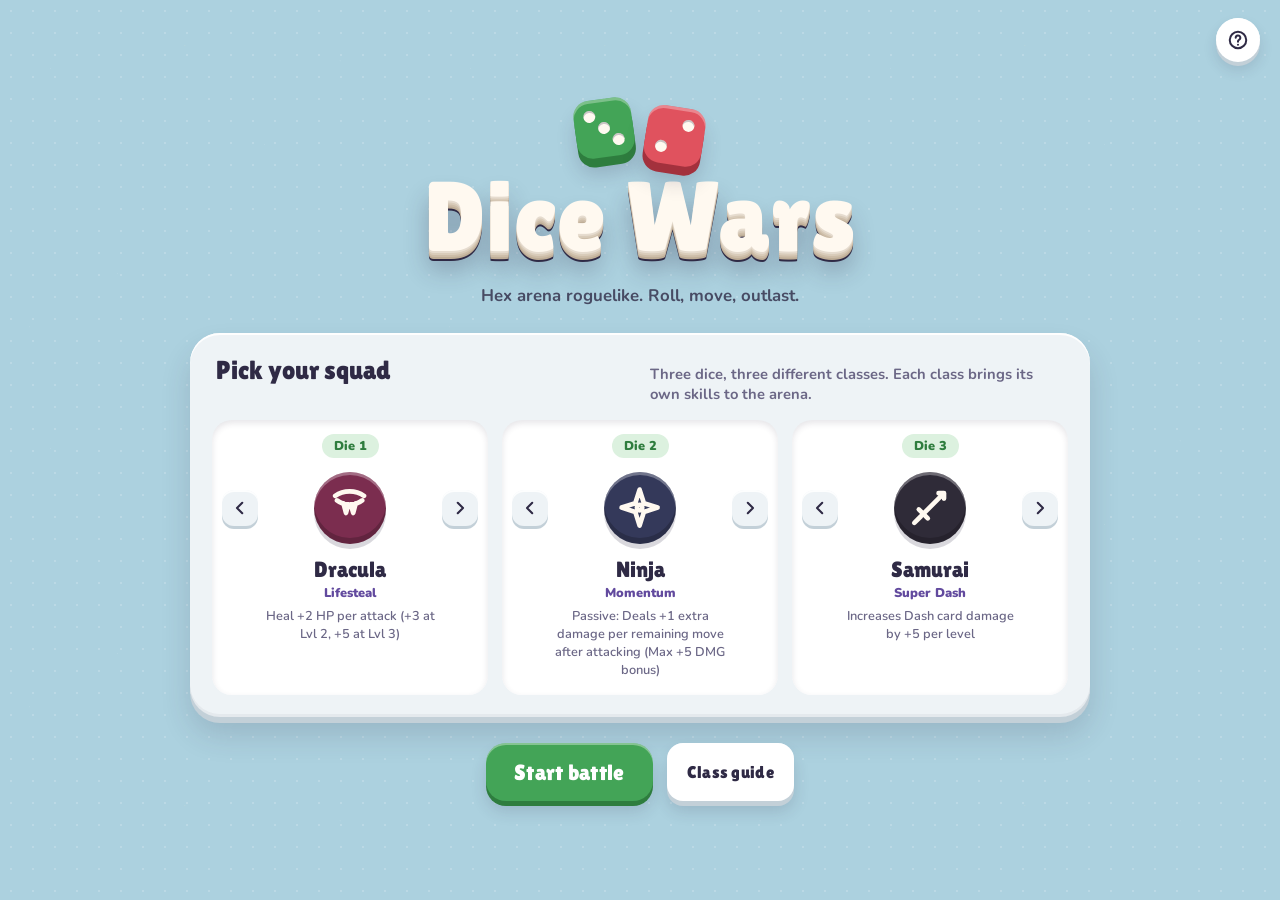
<file: index.html>
<!DOCTYPE html>
<html lang="en">

<head>
    <meta charset="UTF-8">
    <meta name="viewport" content="width=device-width, initial-scale=1.0, viewport-fit=cover">
    <meta name="theme-color" content="#9ACBD9">
    <link rel="icon" href="favicon.svg" type="image/svg+xml">
    <link rel="icon" href="favicon-32.png" type="image/png" sizes="32x32">
    <link rel="alternate icon" href="favicon.ico" sizes="16x16 32x32 48x48">
    <link rel="apple-touch-icon" href="apple-touch-icon.png">
    <meta name="mobile-web-app-capable" content="yes">
    <meta name="apple-mobile-web-app-capable" content="yes">
    <title>Dice Wars: Hex Arena</title>
    <meta name="description" content="Hexagonal strategy dice battle with classes, cards and roguelike upgrades. Player vs Computer.">
    <link rel="preconnect" href="https://fonts.googleapis.com">
    <link rel="preconnect" href="https://fonts.gstatic.com" crossorigin>
    <link href="https://fonts.googleapis.com/css2?family=Lilita+One&family=Nunito:wght@500;700;800;900&display=swap" rel="stylesheet">
    <link rel="stylesheet" href="css/style.css?v=4.2.5">
</head>

<body>

    <!-- START SCREEN -->
    <div id="start-screen">
        <button class="round-btn start-help" onclick="openHelpModal()" title="How to play" aria-label="How to play">
            <svg class="ico" viewBox="0 0 24 24"><path d="M12 3a9 9 0 1 0 0 18a9 9 0 1 0 0-18M9.5 9.5a2.5 2.5 0 1 1 3.5 2.3c-.7.3-1 .8-1 1.5v.7M12 17.2v.1"/></svg>
        </button>

        <header class="title-block">
            <div class="title-dice" aria-hidden="true">
                <span class="clay-die teal"><i></i><i></i><i></i></span>
                <span class="clay-die berry"><i></i><i></i></span>
            </div>
            <h1 class="game-title">Dice Wars</h1>
            <p class="subtitle">Hex arena roguelike. Roll, move, outlast.</p>
        </header>

        <section class="squad-picker" aria-labelledby="squad-title">
            <div class="squad-head">
                <h2 id="squad-title">Pick your squad</h2>
                <p>Three dice, three different classes. Each class brings its own skills to the arena.</p>
            </div>
            <div class="dice-carousel-grid">
                <div class="die-carousel-card">
                    <div class="die-card-header">Die 1</div>
                    <div class="class-carousel">
                        <button class="carousel-arrow-btn" onclick="cycleClass(0, -1)" aria-label="Previous class for die 1"><svg class="ico" viewBox="0 0 24 24"><path d="M15 5l-7 7 7 7"/></svg></button>
                        <div class="class-display-box" id="class-box-0"></div>
                        <button class="carousel-arrow-btn" onclick="cycleClass(0, 1)" aria-label="Next class for die 1"><svg class="ico" viewBox="0 0 24 24"><path d="M9 5l7 7-7 7"/></svg></button>
                    </div>
                </div>
                <div class="die-carousel-card">
                    <div class="die-card-header">Die 2</div>
                    <div class="class-carousel">
                        <button class="carousel-arrow-btn" onclick="cycleClass(1, -1)" aria-label="Previous class for die 2"><svg class="ico" viewBox="0 0 24 24"><path d="M15 5l-7 7 7 7"/></svg></button>
                        <div class="class-display-box" id="class-box-1"></div>
                        <button class="carousel-arrow-btn" onclick="cycleClass(1, 1)" aria-label="Next class for die 2"><svg class="ico" viewBox="0 0 24 24"><path d="M9 5l7 7-7 7"/></svg></button>
                    </div>
                </div>
                <div class="die-carousel-card">
                    <div class="die-card-header">Die 3</div>
                    <div class="class-carousel">
                        <button class="carousel-arrow-btn" onclick="cycleClass(2, -1)" aria-label="Previous class for die 3"><svg class="ico" viewBox="0 0 24 24"><path d="M15 5l-7 7 7 7"/></svg></button>
                        <div class="class-display-box" id="class-box-2"></div>
                        <button class="carousel-arrow-btn" onclick="cycleClass(2, 1)" aria-label="Next class for die 3"><svg class="ico" viewBox="0 0 24 24"><path d="M9 5l7 7-7 7"/></svg></button>
                    </div>
                </div>
            </div>
        </section>

        <div class="start-actions-wrapper">
            <button class="clay-btn teal big" onclick="openGameSettingsModal()">Start battle</button>
            <button class="clay-btn plain" onclick="openDiceGuideModal()">Class guide</button>
        </div>
    </div>

    <!-- GAME SCREEN -->
    <div id="game-screen">
        <header class="topbar">
            <button class="round-btn" onclick="openGameMenuModal()" title="Pause (P)" aria-label="Pause">
                <svg class="ico" viewBox="0 0 24 24"><path d="M8 5v14M16 5v14"/></svg>
            </button>
            <div class="brand">Dice Wars</div>
            <div class="hud-group">
                <span class="hud-chip wave" id="wave-badge">Wave 1</span>
                <div class="hud-chip timer" id="timer-badge" title="Time left this turn">
                    <svg class="ico" viewBox="0 0 24 24"><path d="M6 3h12M6 21h12M7.5 3c0 5.5 9 5.5 9 9s-9 3.5-9 9M16.5 3c0 5.5-9 5.5-9 9s9 3.5 9 9"/></svg>
                    <span>30</span><small>s</small>
                </div>
                <div class="hud-chip event" id="event-badge" title="Next arena event"></div>
                <div class="hud-chip daytime" id="daytime-badge" title="Time of day in the arena"><span>Morning</span></div>
                <div class="hud-chip clock" id="stopwatch-badge" title="Match time">
                    <svg class="ico" viewBox="0 0 24 24"><path d="M12 3a9 9 0 1 0 0 18a9 9 0 1 0 0-18M12 7v5l3 2"/></svg>
                    <span class="sw-val">00:00</span>
                </div>
            </div>
            <div class="topbar-actions">
                <button class="pill-btn" id="auto-test-btn" onclick="toggleFastAutoMode()" title="Let a bot play your turns (testing)">
                    <svg class="ico" viewBox="0 0 24 24"><path d="M4 6l7 6-7 6zM12 6l7 6-7 6z"/></svg><span>Auto play</span>
                </button>
                <button class="round-btn" id="bgm-toggle" onclick="toggleBGM()" title="Music" aria-label="Toggle music">
                    <svg class="ico" viewBox="0 0 24 24"><path d="M9 18V5l11-2v13M9 18a3 3 0 1 1-3-3 3 3 0 0 1 3 3zM20 16a3 3 0 1 1-3-3 3 3 0 0 1 3 3z"/></svg>
                </button>
                <button class="round-btn" onclick="openHelpModal()" title="How to play" aria-label="How to play">
                    <svg class="ico" viewBox="0 0 24 24"><path d="M12 3a9 9 0 1 0 0 18a9 9 0 1 0 0-18M9.5 9.5a2.5 2.5 0 1 1 3.5 2.3c-.7.3-1 .8-1 1.5v.7M12 17.2v.1"/></svg>
                </button>
            </div>
        </header>

        <aside class="side side-left">
            <section class="panel team-panel cpu" id="cpu-bar">
                <div class="panel-head">
                    <h3 id="cpu-bar-title"><span class="team-dot cpu"></span>Computer</h3>
                    <span class="hand-count" id="cpu-hand-count" title="Cards in the computer's hand">0/3</span>
                </div>
                <div class="dice-hp-row" id="cpu-dice-hp"></div>
            </section>

            <section class="panel stats-panel-widget" id="stats-panel-widget">
                <button class="stats-toggle-btn" onclick="toggleStatsPanel()" id="stats-toggle-btn" title="Show or hide the battle report" aria-label="Toggle battle report">
                    <svg class="ico" viewBox="0 0 24 24"><path d="M15 5l-7 7 7 7"/></svg>
                </button>
                <div class="panel-head" onclick="if (window.innerWidth <= 1180 || window.innerHeight <= 520) toggleStatsPanel()">
                    <h3>Battle report</h3>
                </div>
                <div class="stats-tabs-row" role="tablist">
                    <button class="stats-tab-btn active" id="tab-stat-dealt" onclick="switchStatsTab('dealt')">Dealt</button>
                    <button class="stats-tab-btn" id="tab-stat-taken" onclick="switchStatsTab('taken')">Taken</button>
                    <button class="stats-tab-btn" id="tab-stat-heal" onclick="switchStatsTab('heal')">Healed</button>
                    <button class="stats-tab-btn" id="tab-stat-log" onclick="switchStatsTab('log')">Log</button>
                </div>
                <div class="stats-content-area" id="stats-content-area"></div>
            </section>
        </aside>

        <main class="board">
            <div id="game-message" role="status" aria-live="polite">Waiting to start…</div>
            <div id="coach-tip" role="note" aria-live="polite"></div>
            <div id="canvas-wrapper">
                <canvas id="canvas"></canvas>
            </div>
        </main>

        <aside class="side side-right">
            <section class="panel team-panel player" id="player-bar">
                <div class="panel-head">
                    <h3 id="player-bar-title"><span class="team-dot player"></span>Your dice</h3>
                </div>
                <div class="dice-hp-row" id="player-dice-hp"></div>
            </section>

            <section class="panel card-hand-panel" id="card-panel">
                <div class="panel-head">
                    <h3>Hand</h3>
                    <div class="card-actions">
                        <button class="pill-btn danger btn-cancel-card" id="btn-cancel-card" onclick="cancelCard()">
                            <svg class="ico" viewBox="0 0 24 24"><path d="M6 6l12 12M18 6 6 18"/></svg><span>Cancel</span>
                        </button>
                        <button class="pill-btn btn-discard-card" id="btn-discard-card" onclick="destroyActiveCard()" title="Throw away the selected card">
                            <svg class="ico" viewBox="0 0 24 24"><path d="M4 7h16M9 7V4h6v3M6 7l1 13h10l1-13"/></svg><span>Discard</span>
                        </button>
                    </div>
                </div>
                <div class="card-slots" id="card-slots"><span class="empty-hand">No cards yet. Step on a glowing crystal to draw one.</span></div>
            </section>
        </aside>

        <footer class="tray" id="controls-bar">
            <div class="tray-roll">
                <div class="roll-dice-display" id="roll-display"></div>
                <div class="moves-display" id="moves-display"><b>0</b> moves</div>
            </div>
            <div class="tray-skills" id="tray-skills">
                <button class="clay-btn violet btn-action btn-zap" id="btn-zap" onclick="clearPreview(); triggerPlayerMageZap()" onmouseenter="previewZap()" onmouseleave="clearPreview()" title="Mage: hit the nearest enemy for damage equal to its distance">Zap</button>
                <button class="clay-btn sky btn-action btn-archer" id="btn-archer" style="display:none;" onclick="triggerPlayerArcherShot()" title="Archer: shoot any enemy from range">Long shot</button>
                <button class="clay-btn amber btn-action btn-pivot" id="btn-pivot" style="display:none;" onclick="triggerPlayerPiercerPivot()" title="Piercer: 8 damage to every enemy around this die">Pivot</button>
                <button class="clay-btn plain btn-action btn-cancel-pivot" id="btn-cancel-pivot" style="display:none;" onclick="cancelPivotPreview()">Cancel pivot</button>
                <button class="clay-btn violet btn-action btn-mind-control" id="btn-mind-control" style="display:none;" onclick="triggerPlayerMindControl()" title="Telekinator: take control of one enemy die for 2 waves">Mind control</button>
            </div>
            <div class="tray-turn">
                <button class="clay-btn plain btn-action btn-deselect" id="btn-deselect" disabled onclick="deselectDie()">
                    <svg class="ico" viewBox="0 0 24 24"><path d="M9 14 4 9l5-5M4 9h10a6 6 0 0 1 0 12h-3"/></svg>Deselect
                </button>
                <button class="clay-btn berry btn-action btn-end" id="btn-end" disabled onclick="endTurn()">
                    End turn<svg class="ico" viewBox="0 0 24 24"><path d="M5 5l8 7-8 7zM17 5v14"/></svg>
                </button>
            </div>
        </footer>
    </div>

    <!-- OVERLAY -->
    <div id="overlay" class="hidden"></div>

    <script src="js/config.js?v=4.2.5"></script>
    <script src="js/icons.js?v=4.2.5"></script>
    <script src="js/hex.js?v=4.2.5"></script>
    <script src="js/audio.js?v=4.2.5"></script>
    <script src="js/state.js?v=4.2.5"></script>
    <script src="js/render.js?v=4.2.5"></script>
    <script src="js/ui.js?v=4.2.5"></script>
    <script src="js/pause.js?v=4.2.5"></script>
    <script src="js/preview.js?v=4.2.5"></script>
    <script src="js/tips.js?v=4.2.5"></script>
    <script src="js/cards.js?v=4.2.5"></script>
    <script src="js/events.js?v=4.2.5"></script>
    <script src="js/ai.js?v=4.2.5"></script>
    <script src="js/game.js?v=4.2.5"></script>
    <script src="js/main.js?v=4.2.5"></script>
</body>

</html>
</file>
<file: css/style.css>
/* ==========================================================
   Dice Wars: clay diorama theme
   ========================================================== */
:root {
    --table: #9ACBD9;
    --table-deep: #86BDCD;
    --clay: #EEF3F6;
    --clay-2: #E1E9EE;
    --clay-lip: #C3D0D8;
    --ink: #2F2A45;
    --ink-soft: #6B6786;
    --ink-faint: #9D9AB3;

    --player: #43A457;
    --player-lip: #2E7D3E;
    --player-soft: #DCF1DF;
    --cpu: #E0525E;
    --cpu-lip: #A3313D;
    --cpu-soft: #FADCDF;
    --gold: #F2B84B;
    --gold-lip: #C98E1E;
    --gold-soft: #FCEBC6;
    --violet: #8468C4;
    --violet-lip: #624A9E;
    --sky: #4F9FD0;
    --sky-lip: #3778A3;
    --amber: #E4893A;
    --amber-lip: #B5621F;

    --common: #7E8AA3;
    --uncommon: #4F9FD0;
    --rare: #8468C4;

    --r-panel: 24px;
    --r-btn: 16px;
    --r-chip: 999px;

    --panel-shadow: 0 6px 0 var(--clay-lip), 0 18px 30px rgba(47, 42, 69, 0.16),
                    inset 0 2px 0 rgba(255, 255, 255, 0.95), inset 0 -3px 0 rgba(47, 42, 69, 0.05);
    --inset: inset 0 3px 6px rgba(47, 42, 69, 0.12), inset 0 -1px 0 rgba(255, 255, 255, 0.8);

    --night: 0;
    --font-display: 'Lilita One', 'Nunito', system-ui, sans-serif;
    --font-body: 'Nunito', system-ui, sans-serif;
}

* { margin: 0; padding: 0; box-sizing: border-box; }

html, body { height: 100%; }

body {
    font-family: var(--font-body);
    font-weight: 700;
    color: var(--ink);
    background-color: var(--table);
    /* faint pressed-dot texture, like a felt table */
    background-image: radial-gradient(rgba(255, 255, 255, 0.18) 1.2px, transparent 1.3px);
    background-size: 22px 22px;
    transition: background-color 1.5s linear;
    overflow-x: hidden;
    user-select: none;
    -webkit-font-smoothing: antialiased;
    -webkit-tap-highlight-color: transparent;
    -webkit-text-size-adjust: 100%;
}

button { font-family: inherit; color: inherit; touch-action: manipulation; }
:focus-visible { outline: 3px solid var(--ink); outline-offset: 3px; }

.ico {
    width: 1.15em; height: 1.15em; flex: none;
    fill: none; stroke: currentColor; stroke-width: 2.2;
    stroke-linecap: round; stroke-linejoin: round;
}

/* ---------- shared clay primitives ---------- */
.panel {
    background: var(--clay);
    border-radius: var(--r-panel);
    box-shadow: var(--panel-shadow);
    padding: 16px;
}
.panel-head {
    display: flex; align-items: center; justify-content: space-between; gap: 8px;
    margin-bottom: 12px;
}
.panel-head h3 {
    font-family: var(--font-display); font-weight: 400;
    font-size: 1.15rem; letter-spacing: 0.3px;
    display: flex; align-items: center; gap: 8px;
}
.team-dot { width: 14px; height: 14px; border-radius: 50%; box-shadow: inset 0 -3px 0 rgba(0,0,0,0.18); }
.team-dot.player { background: var(--player); }
.team-dot.cpu { background: var(--cpu); }

.clay-btn {
    --c: var(--clay); --lip: var(--clay-lip); --txt: var(--ink);
    display: inline-flex; align-items: center; justify-content: center; gap: 8px;
    padding: 11px 20px; min-height: 46px;
    font-family: var(--font-display); font-weight: 400; font-size: 1.05rem; letter-spacing: 0.3px;
    color: var(--txt); background: var(--c);
    border: none; border-radius: var(--r-btn); cursor: pointer;
    box-shadow: 0 5px 0 var(--lip), 0 10px 16px rgba(47, 42, 69, 0.16), inset 0 2px 0 rgba(255, 255, 255, 0.35);
    transition: transform 0.08s ease, box-shadow 0.08s ease, filter 0.15s;
    white-space: nowrap;
}
.clay-btn:hover:not(:disabled) { filter: brightness(1.05); }
.clay-btn:active:not(:disabled) {
    transform: translateY(4px);
    box-shadow: 0 1px 0 var(--lip), 0 3px 6px rgba(47, 42, 69, 0.14), inset 0 2px 0 rgba(255, 255, 255, 0.3);
}
.clay-btn:disabled {
    --c: #DCE3E8; --lip: #C3CDD4; --txt: var(--ink-faint);
    cursor: not-allowed; box-shadow: 0 3px 0 var(--lip), inset 0 2px 0 rgba(255,255,255,0.5);
}
.clay-btn.teal { --c: var(--player); --lip: var(--player-lip); --txt: #fff; }
.clay-btn.berry { --c: var(--cpu); --lip: var(--cpu-lip); --txt: #fff; }
.clay-btn.gold { --c: var(--gold); --lip: var(--gold-lip); --txt: var(--ink); }
.clay-btn.violet { --c: var(--violet); --lip: var(--violet-lip); --txt: #fff; }
.clay-btn.sky { --c: var(--sky); --lip: var(--sky-lip); --txt: #fff; }
.clay-btn.amber { --c: var(--amber); --lip: var(--amber-lip); --txt: #fff; }
.clay-btn.plain { --c: #fff; --lip: var(--clay-lip); --txt: var(--ink); }
.clay-btn.big { font-size: 1.35rem; padding: 14px 28px; min-height: 58px; border-radius: 20px; }
.clay-btn .ico { width: 1.1em; height: 1.1em; stroke-width: 2.6; }
.clay-btn .btn-count {
    font-family: var(--font-body); font-weight: 900; font-size: 0.8rem;
    background: rgba(255,255,255,0.28); border-radius: var(--r-chip); padding: 1px 8px;
}

.round-btn {
    width: 44px; height: 44px; border-radius: 50%; border: none; cursor: pointer;
    display: inline-flex; align-items: center; justify-content: center;
    background: #fff; color: var(--ink);
    box-shadow: 0 4px 0 var(--clay-lip), 0 8px 14px rgba(47, 42, 69, 0.14), inset 0 2px 0 rgba(255,255,255,0.9);
    transition: transform 0.08s, box-shadow 0.08s;
}
.round-btn .ico { width: 22px; height: 22px; }
.round-btn:active { transform: translateY(3px); box-shadow: 0 1px 0 var(--clay-lip); }
.round-btn.off { color: var(--ink-faint); }

.pill-btn {
    display: inline-flex; align-items: center; gap: 6px;
    padding: 7px 14px; border-radius: var(--r-chip); border: none; cursor: pointer;
    font-weight: 800; font-size: 0.85rem; background: #fff; color: var(--ink);
    box-shadow: 0 3px 0 var(--clay-lip), inset 0 2px 0 rgba(255,255,255,0.9);
    transition: transform 0.08s, box-shadow 0.08s;
}
.pill-btn:active { transform: translateY(2px); box-shadow: 0 1px 0 var(--clay-lip); }
.pill-btn.active { background: var(--violet); color: #fff; box-shadow: 0 3px 0 var(--violet-lip), inset 0 2px 0 rgba(255,255,255,0.25); }
.pill-btn.danger { color: var(--cpu-lip); }

.class-badge {
    --cb: var(--ink-soft);
    display: inline-flex; align-items: center; justify-content: center; flex: none;
    width: 30px; height: 30px; border-radius: 50%;
    background: var(--cb); color: #FFF9F0;
    box-shadow: inset 0 -3px 0 rgba(0, 0, 0, 0.2), inset 0 2px 0 rgba(255, 255, 255, 0.3), 0 2px 0 rgba(47,42,69,0.18);
}
.class-badge .ico { width: 60%; height: 60%; stroke-width: 2.6; }
.class-badge.sm { width: 22px; height: 22px; }
.class-badge.lg { width: 44px; height: 44px; }
.class-badge.xl { width: 72px; height: 72px; box-shadow: inset 0 -6px 0 rgba(0,0,0,0.2), inset 0 3px 0 rgba(255,255,255,0.3), 0 5px 0 rgba(47,42,69,0.18); }

/* ---------- start screen ---------- */
#start-screen {
    position: fixed; inset: 0; z-index: 100;
    display: flex; flex-direction: column; align-items: center; justify-content: center; gap: 26px;
    padding: 32px 20px; overflow-y: auto;
    transition: opacity 0.5s, visibility 0.5s;
}
#start-screen.hidden { opacity: 0; visibility: hidden; pointer-events: none; }
.start-help { position: absolute; top: 18px; right: 20px; }

.title-block { text-align: center; }
.title-dice { display: flex; justify-content: center; gap: 14px; margin-bottom: 6px; }
.clay-die {
    width: 58px; height: 58px; border-radius: 16px; position: relative;
    display: inline-block;
    box-shadow: inset 0 3px 0 rgba(255,255,255,0.3);
}
.clay-die.teal { background: var(--player); box-shadow: 0 9px 0 var(--player-lip), 0 16px 20px rgba(47,42,69,0.2), inset 0 3px 0 rgba(255,255,255,0.3); transform: rotate(-8deg); }
.clay-die.berry { background: var(--cpu); box-shadow: 0 9px 0 var(--cpu-lip), 0 16px 20px rgba(47,42,69,0.2), inset 0 3px 0 rgba(255,255,255,0.3); transform: rotate(9deg) translateY(8px); }
.clay-die i { position: absolute; width: 12px; height: 12px; border-radius: 50%; background: #FFF9F0; box-shadow: inset 0 2px 0 rgba(47,42,69,0.25); }
.clay-die.teal i:nth-child(1) { top: 10px; left: 10px; }
.clay-die.teal i:nth-child(2) { top: 23px; left: 23px; }
.clay-die.teal i:nth-child(3) { bottom: 10px; right: 10px; }
.clay-die.berry i:nth-child(1) { top: 11px; right: 11px; }
.clay-die.berry i:nth-child(2) { bottom: 11px; left: 11px; }

.game-title {
    font-family: var(--font-display); font-weight: 400;
    font-size: clamp(3.4rem, 10vw, 6.2rem); line-height: 1; letter-spacing: 1px;
    color: #FFF9F0;
    /* extruded clay lettering */
    text-shadow:
        0 2px 0 #E6DCCF, 0 4px 0 #D9CCBA, 0 6px 0 #CDBDA8, 0 8px 0 #BFAE97,
        0 10px 0 var(--ink), 0 18px 24px rgba(47, 42, 69, 0.3);
    margin-top: 10px;
}
.subtitle { margin-top: 18px; font-size: 1.05rem; color: var(--ink); opacity: 0.8; }

.squad-picker {
    width: 100%; max-width: 900px;
    background: var(--clay); border-radius: 30px; box-shadow: var(--panel-shadow);
    padding: 22px;
}
.squad-head { display: flex; align-items: baseline; justify-content: space-between; gap: 16px; flex-wrap: wrap; margin-bottom: 16px; padding: 0 4px; }
.squad-head h2 { font-family: var(--font-display); font-weight: 400; font-size: 1.6rem; }
.squad-head p { color: var(--ink-soft); font-size: 0.92rem; max-width: 46ch; }

.dice-carousel-grid { display: grid; grid-template-columns: repeat(3, 1fr); gap: 14px; }
.die-carousel-card {
    background: #fff; border-radius: 20px; padding: 14px 10px 16px;
    box-shadow: var(--inset);
    display: flex; flex-direction: column; align-items: center;
}
.die-card-header {
    font-weight: 900; font-size: 0.8rem; color: var(--player-lip);
    background: var(--player-soft); border-radius: var(--r-chip); padding: 3px 12px; margin-bottom: 8px;
}
.class-carousel { display: grid; grid-template-columns: 36px 1fr 36px; align-items: start; gap: 4px; width: 100%; }
.class-carousel .carousel-arrow-btn { margin-top: 24px; }
.carousel-arrow-btn {
    width: 36px; height: 36px; border-radius: 12px; border: none; cursor: pointer;
    background: var(--clay); color: var(--ink);
    display: flex; align-items: center; justify-content: center;
    box-shadow: 0 3px 0 var(--clay-lip), inset 0 2px 0 rgba(255,255,255,0.9);
    transition: transform 0.08s, box-shadow 0.08s;
}
.carousel-arrow-btn .ico { width: 18px; height: 18px; stroke-width: 2.8; }
.carousel-arrow-btn:active { transform: translateY(2px); box-shadow: 0 1px 0 var(--clay-lip); }

.class-display-box {
    display: flex; flex-direction: column; align-items: center; text-align: center;
    min-height: 196px; padding: 6px 2px 0;
    animation: classSwap 0.25s ease-out;
}
@keyframes classSwap { from { opacity: 0; transform: translateY(6px) scale(0.96); } to { opacity: 1; transform: none; } }
.class-display-name { font-family: var(--font-display); font-weight: 400; font-size: 1.4rem; margin-top: 12px; }
.class-display-skill { font-size: 0.8rem; font-weight: 900; color: var(--violet-lip); margin-top: 2px; }
.class-display-desc { font-size: 0.8rem; font-weight: 600; color: var(--ink-soft); margin-top: 6px; line-height: 1.4; }

.start-actions-wrapper { display: flex; gap: 14px; flex-wrap: wrap; justify-content: center; }

/* ---------- game layout ---------- */
#game-screen { display: none; }
#game-screen.active {
    display: grid;
    grid-template-columns: 290px minmax(0, 1fr) 310px;
    grid-template-rows: auto minmax(0, 1fr) auto;
    grid-template-areas:
        "top top top"
        "left board right"
        "tray tray tray";
    gap: 16px;
    height: 100vh; min-height: 640px;
    max-width: 1560px; margin: 0 auto;
    padding: 14px 18px 18px;
}

.topbar {
    grid-area: top;
    display: flex; align-items: center; gap: 14px;
    background: var(--clay); border-radius: 22px; box-shadow: var(--panel-shadow);
    padding: 8px 10px;
}
.brand { font-family: var(--font-display); font-size: 1.45rem; color: var(--ink); padding-right: 6px; }
.hud-group { display: flex; align-items: center; gap: 8px; flex-wrap: wrap; }
.hud-chip {
    display: inline-flex; align-items: center; gap: 6px;
    padding: 6px 13px; border-radius: var(--r-chip);
    font-weight: 900; font-size: 0.9rem; font-variant-numeric: tabular-nums;
    background: #fff; box-shadow: var(--inset);
}
.hud-chip .ico { width: 17px; height: 17px; }
.hud-chip.wave { background: var(--ink); color: #fff; box-shadow: inset 0 -3px 0 rgba(0,0,0,0.3); font-family: var(--font-display); font-weight: 400; letter-spacing: 0.4px; }
.hud-chip.timer { color: var(--gold-lip); }
.hud-chip.timer small { font-size: 0.75rem; margin-left: -4px; }
.hud-chip.timer.low { background: var(--cpu); color: #fff; box-shadow: inset 0 -3px 0 var(--cpu-lip); }
.hud-chip.clock { color: var(--ink-soft); }
.topbar-actions { margin-left: auto; display: flex; align-items: center; gap: 10px; }

.side { display: flex; flex-direction: column; gap: 16px; min-height: 0; min-width: 0; }
.board, .tray, .topbar, .panel { min-width: 0; }
canvas { max-width: 100%; }
.side-left { grid-area: left; }
.side-right { grid-area: right; }

.board {
    grid-area: board; position: relative; min-height: 0;
    display: flex; flex-direction: column; align-items: center;
    padding-top: 46px;
}
#canvas-wrapper {
    flex: 1; width: 100%; min-height: 0; position: relative;
    display: flex; align-items: center; justify-content: center;
    border-radius: 30px;
    transition: box-shadow 0.3s;
}
#canvas-wrapper.aura-psychic { box-shadow: inset 0 0 0 4px rgba(132, 104, 196, 0.55); }
canvas { display: block; cursor: pointer; touch-action: manipulation; }

#game-message {
    position: absolute; top: 4px; left: 50%; transform: translateX(-50%); z-index: 5;
    pointer-events: none;
    max-width: min(92%, 620px);
    padding: 9px 20px; border-radius: var(--r-chip);
    background: #fff; color: var(--ink);
    font-weight: 800; font-size: 0.95rem; text-align: center; line-height: 1.35;
    box-shadow: 0 4px 0 var(--clay-lip), 0 10px 18px rgba(47,42,69,0.14);
}

/* ---------- team rosters ---------- */
.hand-count {
    font-weight: 900; font-size: 0.8rem; padding: 3px 10px; border-radius: var(--r-chip);
    background: var(--cpu-soft); color: var(--cpu-lip);
    display: inline-flex; align-items: center; gap: 5px;
}
.hand-count .ico { width: 14px; height: 14px; }

.dice-hp-row { display: flex; flex-direction: column; gap: 6px; overflow-y: auto; min-height: 0; padding: 2px; }
.die-hp-card {
    display: grid; grid-template-columns: auto minmax(0, 1fr); column-gap: 10px; align-items: center;
    padding: 7px 10px; border-radius: 14px;
    background: #fff; box-shadow: var(--inset);
    transition: opacity 0.3s;
}
.die-main { display: flex; flex-direction: column; gap: 4px; min-width: 0; }
.die-main .hp-bar-outer { flex: none; width: 100%; }
.die-line { display: flex; align-items: center; gap: 6px; min-width: 0; }
.die-name { font-weight: 900; font-size: 0.86rem; display: flex; align-items: baseline; gap: 5px; min-width: 0; margin-right: auto; white-space: nowrap; overflow: hidden; text-overflow: ellipsis; }
.die-name small { font-weight: 700; font-size: 0.7rem; color: var(--ink-faint); }
.die-dmg-chip {
    font-family: var(--font-display); font-size: 0.85rem; line-height: 1;
    padding: 3px 7px; border-radius: 8px; background: var(--clay-2); white-space: nowrap;
}
.die-dmg-chip small { font-family: var(--font-body); font-size: 0.6rem; font-weight: 800; color: var(--ink-soft); margin-left: 2px; }
.die-dmg {
    font-family: var(--font-display); font-size: 1rem; min-width: 34px; text-align: center;
    padding: 2px 8px; border-radius: 10px; background: var(--clay-2);
}
.die-dmg small { display: block; font-family: var(--font-body); font-size: 0.6rem; font-weight: 800; color: var(--ink-soft); margin-top: -2px; }
.hp-line { display: flex; align-items: center; gap: 8px; }
.hp-bar-outer { flex: 1; height: 7px; border-radius: 7px; background: var(--clay-2); box-shadow: inset 0 2px 3px rgba(47,42,69,0.15); overflow: hidden; }
.hp-bar-inner { height: 100%; border-radius: 7px; transition: width 0.4s, background 0.4s; box-shadow: inset 0 2px 0 rgba(255,255,255,0.35); }
.hp-num { font-size: 0.72rem; font-weight: 900; color: var(--ink-soft); font-variant-numeric: tabular-nums; white-space: nowrap; }
.die-sub { display: flex; flex-wrap: wrap; gap: 4px; align-items: center; }
.sk-mini {
    display: inline-flex; align-items: center; gap: 4px;
    padding: 2px 6px; border-radius: 8px; background: var(--clay);
    font-size: 0.62rem; font-weight: 900; color: var(--ink-soft); cursor: help;
}
.sk-mini .skill-pips { gap: 2px; }
.sk-mini .skill-pips i { width: 7px; min-width: 0; max-width: none; flex: none; height: 6px; }
.sk-mini.locked { opacity: 0.5; }
.sk-mini.max { background: var(--gold-soft); color: var(--gold-lip); }
.die-tags { display: flex; gap: 4px; flex-wrap: wrap; }
.die-tags:empty { display: none; }
.tag {
    display: inline-flex; align-items: center; gap: 3px;
    font-size: 0.7rem; font-weight: 900; padding: 1px 8px; border-radius: var(--r-chip);
    background: var(--clay-2); color: var(--ink-soft);
}
.tag.mini { padding: 1px 6px; font-size: 0.64rem; cursor: help; }
.tag .ico { width: 12px; height: 12px; stroke-width: 2.6; }
.tag.moves { background: var(--gold-soft); color: var(--gold-lip); }
.tag.frozen { background: #DCEEF9; color: #3778A3; }
.tag.trapped { background: #DDEFD9; color: #3F7F4E; }
.tag.bleed { background: var(--cpu-soft); color: var(--cpu-lip); }
.tag.shield { background: #DCE7F3; color: #3F6C94; }
.tag.rage { background: #FBE1D6; color: #B5451F; }
.tag.zap { background: #E7E0F6; color: var(--violet-lip); }
.tag.hidden { background: #ECE8F6; color: var(--violet-lip); }

.die-hp-card.dead { opacity: 0.4; filter: grayscale(1); }
.die-hp-card.frozen { box-shadow: var(--inset), 0 0 0 2px #9ACBE8; }
.die-hp-card.trapped { box-shadow: var(--inset), 0 0 0 2px #9CCB8E; }
.die-hp-card.concealed { opacity: 0.7; }
.die-hp-card.selected { box-shadow: var(--inset), 0 0 0 3px var(--gold); }

/* ---------- battle report ---------- */
.stats-panel-widget { flex: 1; min-height: 190px; display: flex; flex-direction: column; position: relative; }
.stats-toggle-btn { display: none; }
.stats-tabs-row {
    display: grid; grid-template-columns: repeat(4, 1fr); gap: 4px;
    padding: 4px; border-radius: 14px; background: var(--clay-2); box-shadow: var(--inset);
    margin-bottom: 12px;
}
.stats-tab-btn {
    padding: 6px 2px; border: none; border-radius: 10px; cursor: pointer;
    font-weight: 900; font-size: 0.78rem; background: transparent; color: var(--ink-soft);
}
.stats-tab-btn.active { background: #fff; color: var(--ink); box-shadow: 0 2px 0 var(--clay-lip); }
.stats-content-area { flex: 1; min-height: 0; overflow-y: auto; padding-right: 2px; }
.stat-bar-group { display: flex; flex-direction: column; gap: 10px; }
.stat-row-item { display: flex; flex-direction: column; gap: 4px; }
.stat-row-label { display: flex; justify-content: space-between; align-items: center; gap: 6px; font-size: 0.82rem; font-weight: 800; }
.stat-row-label > span:first-child { display: inline-flex; align-items: center; gap: 6px; }
.stat-bar-bg { height: 10px; border-radius: 10px; background: var(--clay-2); box-shadow: inset 0 2px 3px rgba(47,42,69,0.14); overflow: hidden; }
.stat-bar-fill { height: 100%; border-radius: 10px; transition: width 0.4s ease-out; box-shadow: inset 0 2px 0 rgba(255,255,255,0.35); }
.stat-total-summary { margin-top: 12px; padding-top: 10px; border-top: 2px dashed var(--clay-lip); font-size: 0.85rem; color: var(--ink-soft); display: flex; justify-content: space-between; }
.stat-total-summary strong { font-family: var(--font-display); font-weight: 400; font-size: 1.1rem; color: var(--ink); }
.stats-empty { color: var(--ink-faint); font-size: 0.85rem; text-align: center; padding: 24px 6px; }

.combat-log-container { display: flex; flex-direction: column; gap: 6px; }
.combat-log-item {
    display: grid; grid-template-columns: 8px 1fr; gap: 8px; align-items: start;
    padding: 7px 9px; border-radius: 12px; background: #fff;
}
.combat-log-item .log-dot { width: 8px; height: 8px; border-radius: 50%; margin-top: 6px; }
.combat-log-meta { font-size: 0.68rem; color: var(--ink-faint); font-weight: 800; }
.combat-log-text { font-size: 0.8rem; line-height: 1.35; font-weight: 700; word-break: break-word; }

/* ---------- card hand ---------- */
.card-hand-panel { flex: 1; min-height: 230px; display: flex; flex-direction: column; }
.team-panel { flex: 0 1 auto; min-height: 0; display: flex; flex-direction: column; max-height: 52%; }
.card-actions { display: flex; gap: 6px; }
.btn-cancel-card, .btn-discard-card { display: none; }
.btn-cancel-card.active, .btn-discard-card.active { display: inline-flex; }
.card-slots { display: grid; grid-template-columns: repeat(2, 1fr); gap: 12px; align-content: start; overflow-y: auto; padding: 2px 2px 8px; }
.card-slot {
    --rc: var(--common);
    position: relative; cursor: pointer;
    display: flex; flex-direction: column; align-items: flex-start; gap: 6px;
    padding: 12px; min-height: 118px; border-radius: 18px;
    background: #fff; text-align: left;
    box-shadow: 0 5px 0 var(--clay-lip), 0 10px 16px rgba(47,42,69,0.12), inset 0 2px 0 rgba(255,255,255,0.9);
    border: none;
    transition: transform 0.12s, box-shadow 0.12s;
}
.card-slot:hover { transform: translateY(-3px); }
.card-slot:active { transform: translateY(3px); box-shadow: 0 1px 0 var(--clay-lip); }
.card-slot.uncommon { --rc: var(--uncommon); }
.card-slot.rare { --rc: var(--rare); }
.card-slot.active-card { box-shadow: 0 5px 0 var(--gold-lip), 0 0 0 3px var(--gold), 0 10px 16px rgba(47,42,69,0.12); transform: translateY(-3px); }
.card-art {
    width: 42px; height: 42px; border-radius: 14px;
    display: flex; align-items: center; justify-content: center;
    background: var(--rc); color: #fff;
    box-shadow: inset 0 -4px 0 rgba(0,0,0,0.18), inset 0 2px 0 rgba(255,255,255,0.3);
}
.card-art .ico { width: 24px; height: 24px; stroke-width: 2.5; }
.card-name { font-family: var(--font-display); font-weight: 400; font-size: 1rem; line-height: 1.1; }
.card-desc { font-size: 0.72rem; font-weight: 700; color: var(--ink-soft); line-height: 1.3; }
.card-rarity { position: absolute; top: 12px; right: 12px; width: 10px; height: 10px; border-radius: 50%; background: var(--rc); }
.empty-hand { grid-column: 1 / -1; color: var(--ink-faint); font-size: 0.85rem; padding: 14px 4px; line-height: 1.4; }

/* ---------- action tray ---------- */
.tray {
    grid-area: tray;
    display: flex; align-items: center; gap: 14px; flex-wrap: wrap;
    background: var(--clay); border-radius: 24px; box-shadow: var(--panel-shadow);
    padding: 12px 14px 14px;
}
.tray-roll { display: flex; align-items: center; gap: 12px; }
.tray-skills { display: flex; align-items: center; gap: 10px; flex-wrap: wrap; flex: 1; justify-content: center; }
.tray-turn { display: flex; align-items: center; gap: 10px; margin-left: auto; }
.tray-skills.empty { display: none; }

.roll-dice-display { display: flex; align-items: center; gap: 6px; min-height: 44px; font-weight: 900; }
.roll-die-box {
    width: 38px; height: 38px; border-radius: 11px;
    display: inline-flex; align-items: center; justify-content: center;
    font-family: var(--font-display); font-size: 1.2rem; color: #fff;
}
.roll-die-box.player-die { background: var(--player); box-shadow: 0 4px 0 var(--player-lip), inset 0 2px 0 rgba(255,255,255,0.3); }
.roll-die-box.cpu-die { background: var(--cpu); box-shadow: 0 4px 0 var(--cpu-lip), inset 0 2px 0 rgba(255,255,255,0.3); }
.roll-plus { color: var(--ink-faint); font-weight: 900; }
.roll-eq { color: var(--ink-faint); font-weight: 900; margin: 0 2px; }
.roll-total { font-family: var(--font-display); font-size: 1.5rem; }

.moves-display {
    display: inline-flex; align-items: baseline; gap: 5px;
    padding: 6px 14px; border-radius: 14px; background: var(--gold-soft); color: var(--gold-lip);
    font-weight: 900; font-size: 0.85rem; box-shadow: inset 0 -3px 0 rgba(201,142,30,0.18);
}
.moves-display b { font-family: var(--font-display); font-weight: 400; font-size: 1.35rem; color: var(--ink); }

/* ---------- overlay & modals ---------- */
#overlay {
    position: fixed; inset: 0; z-index: 200;
    display: flex; align-items: center; justify-content: center; padding: 16px;
    background: rgba(47, 42, 69, 0.42); backdrop-filter: blur(3px);
}
#overlay.hidden { display: none; }
.overlay-box {
    width: 100%; max-width: 620px; max-height: 88vh; overflow-y: auto;
    background: var(--clay); border-radius: 30px; padding: 26px 28px;
    box-shadow: 0 8px 0 var(--clay-lip), 0 30px 60px rgba(47, 42, 69, 0.3), inset 0 2px 0 #fff;
    text-align: center;
    animation: popIn 0.22s cubic-bezier(0.2, 1.4, 0.4, 1);
}
@keyframes popIn { from { opacity: 0; transform: scale(0.94) translateY(8px); } to { opacity: 1; transform: none; } }
.overlay-box h2 { font-family: var(--font-display); font-weight: 400; font-size: 2rem; line-height: 1.1; margin-bottom: 10px; }
.overlay-box > p, .overlay-lead { color: var(--ink-soft); font-size: 0.95rem; line-height: 1.5; margin: 6px auto 0; max-width: 52ch; }
.overlay-actions { display: flex; gap: 12px; justify-content: center; flex-wrap: wrap; margin-top: 22px; }
.overlay-btn { margin-top: 20px; }
.overlay-icon {
    width: 64px; height: 64px; border-radius: 22px; margin: 0 auto 12px;
    display: flex; align-items: center; justify-content: center; color: #fff;
    box-shadow: inset 0 -5px 0 rgba(0,0,0,0.18), inset 0 3px 0 rgba(255,255,255,0.3);
}
.overlay-icon .ico { width: 34px; height: 34px; stroke-width: 2.4; }
.overlay-icon.teal { background: var(--player); }
.overlay-icon.berry { background: var(--cpu); }
.overlay-icon.gold { background: var(--gold); color: var(--ink); }
.overlay-icon.violet { background: var(--violet); }

/* roll for first */
.roll-compare { display: grid; grid-template-columns: 1fr auto 1fr; align-items: center; gap: 16px; margin: 18px 0 6px; }
.roll-side { background: #fff; border-radius: 20px; padding: 14px 10px; box-shadow: var(--inset); }
.roll-side .label { font-weight: 900; font-size: 0.9rem; margin-bottom: 10px; }
.roll-side.player .label { color: var(--player-lip); }
.roll-side.cpu .label { color: var(--cpu-lip); }
.roll-side .dice-row { display: flex; gap: 8px; justify-content: center; }
.roll-side .die-box {
    width: 42px; height: 42px; border-radius: 12px; display: flex; align-items: center; justify-content: center;
    font-family: var(--font-display); font-size: 1.35rem; color: #fff;
}
.roll-side.player .die-box { background: var(--player); box-shadow: 0 4px 0 var(--player-lip); }
.roll-side.cpu .die-box { background: var(--cpu); box-shadow: 0 4px 0 var(--cpu-lip); }
.roll-side .total-val { font-family: var(--font-display); font-size: 2rem; margin-top: 10px; }
.vs-text { font-family: var(--font-display); font-size: 1.3rem; color: var(--ink-faint); }
.overlay-result { margin-top: 14px; font-weight: 900; font-size: 1.05rem; padding: 10px; border-radius: 14px; }
.overlay-result.player-win { background: var(--player-soft); color: var(--player-lip); }
.overlay-result.cpu-win { background: var(--cpu-soft); color: var(--cpu-lip); }
.overlay-result.tie { background: var(--gold-soft); color: var(--gold-lip); }

/* upgrades */
.upgrade-cards-grid { display: flex; flex-direction: column; gap: 12px; margin-top: 18px; }
.upgrade-card-item {
    display: flex; align-items: center; gap: 14px; text-align: left; cursor: pointer;
    padding: 14px 16px; border-radius: 20px; background: #fff; border: none; width: 100%;
    box-shadow: 0 5px 0 var(--clay-lip), inset 0 2px 0 #fff;
    transition: transform 0.1s, box-shadow 0.1s;
}
.upgrade-card-item:hover { transform: translateY(-2px); box-shadow: 0 7px 0 var(--gold-lip), 0 0 0 3px var(--gold); }
.upgrade-card-item:active { transform: translateY(3px); box-shadow: 0 1px 0 var(--gold-lip), 0 0 0 3px var(--gold); }
.upgrade-info { flex: 1; }
.upgrade-name { font-family: var(--font-display); font-size: 1.1rem; }
.upgrade-name small { font-family: var(--font-body); font-weight: 800; font-size: 0.78rem; color: var(--ink-faint); margin-left: 4px; }
.upgrade-desc { font-size: 0.82rem; font-weight: 700; color: var(--ink-soft); margin-top: 3px; line-height: 1.4; }
.upgrade-badge { font-family: var(--font-display); font-size: 0.9rem; padding: 6px 12px; border-radius: 12px; background: var(--gold); color: var(--ink); box-shadow: 0 3px 0 var(--gold-lip); white-space: nowrap; }

/* settings */
.settings-modal-box { max-width: 520px; text-align: left; }
.settings-modal-box h2 { text-align: left; }
.settings-section-title { font-family: var(--font-display); font-weight: 400; font-size: 1.1rem; margin: 18px 0 10px; }
.settings-options-grid { display: grid; grid-template-columns: repeat(3, 1fr); gap: 10px; }
.settings-opt-btn {
    padding: 12px 10px; border-radius: 16px; cursor: pointer; text-align: center;
    background: #fff; box-shadow: 0 4px 0 var(--clay-lip);
    transition: transform 0.08s, box-shadow 0.08s;
}
.settings-opt-btn:active { transform: translateY(3px); box-shadow: 0 1px 0 var(--clay-lip); }
.settings-opt-btn.active { background: var(--player); color: #fff; box-shadow: 0 4px 0 var(--player-lip); }
.settings-opt-btn.active .settings-opt-desc { color: rgba(255,255,255,0.85); }
.settings-opt-name { font-family: var(--font-display); font-size: 1.15rem; }
.settings-opt-desc { font-size: 0.74rem; font-weight: 700; color: var(--ink-soft); margin-top: 3px; }

/* menu */
.menu-list { display: flex; flex-direction: column; gap: 12px; margin-top: 18px; }
.menu-list .clay-btn { width: 100%; justify-content: flex-start; }

/* help */
.help-content { text-align: left; max-width: 700px; }
.help-content h2 { text-align: left; }
.help-content h3 { font-family: var(--font-display); font-weight: 400; font-size: 1.2rem; margin: 20px 0 8px; }
.help-content p, .help-content li { font-size: 0.9rem; font-weight: 600; color: var(--ink-soft); line-height: 1.5; }
.help-content ul { padding-left: 20px; }
.help-content strong { color: var(--ink); font-weight: 900; }
.help-probability-table { width: 100%; border-collapse: separate; border-spacing: 0 6px; font-size: 0.85rem; }
.help-probability-table th { text-align: left; font-size: 0.75rem; color: var(--ink-faint); padding: 0 10px; }
.help-probability-table td { background: #fff; padding: 8px 10px; font-weight: 700; color: var(--ink-soft); }
.help-probability-table td:first-child { border-radius: 12px 0 0 12px; color: var(--ink); font-weight: 900; }
.help-probability-table td:last-child { border-radius: 0 12px 12px 0; }
.help-card-name { display: inline-flex; align-items: center; gap: 8px; }
.help-card-name .card-art { width: 30px; height: 30px; border-radius: 10px; }
.help-card-name .card-art .ico { width: 18px; height: 18px; }
.card-rarity-tag { font-size: 0.72rem; font-weight: 900; padding: 2px 9px; border-radius: var(--r-chip); color: #fff; }
.card-rarity-tag.common { background: var(--common); }
.card-rarity-tag.uncommon { background: var(--uncommon); }
.card-rarity-tag.rare { background: var(--rare); }
.blitz-list { list-style: none; padding: 0 !important; display: grid; grid-template-columns: repeat(2, 1fr); gap: 8px; }
.blitz-list li { background: #fff; border-radius: 14px; padding: 10px 12px; }

/* codex */
.dice-codex-container { max-width: 860px; text-align: left; }
.dice-codex-container h2 { text-align: left; }
.codex-card-deck-grid { display: grid; grid-template-columns: repeat(6, 1fr); gap: 10px; margin: 16px 0; }
.royale-card {
    display: flex; flex-direction: column; align-items: center; gap: 8px;
    padding: 12px 4px 10px; border-radius: 18px; border: none; cursor: pointer;
    background: #fff; box-shadow: 0 4px 0 var(--clay-lip);
    transition: transform 0.08s, box-shadow 0.08s;
}
.royale-card:active { transform: translateY(3px); box-shadow: 0 1px 0 var(--clay-lip); }
.royale-card.active { box-shadow: 0 4px 0 var(--gold-lip), 0 0 0 3px var(--gold); }
.royale-card-ribbon { font-weight: 900; font-size: 0.78rem; }
.codex-details-card { background: #fff; border-radius: 22px; padding: 18px 20px; box-shadow: var(--inset); }
.codex-role-title-row { display: flex; align-items: center; gap: 14px; margin-bottom: 14px; }
.codex-hero-name { font-family: var(--font-display); font-size: 1.6rem; }
.codex-hero-sub { font-size: 0.82rem; color: var(--ink-soft); }
.codex-skills-list { display: flex; flex-direction: column; gap: 10px; }
.codex-skill-box { background: var(--clay); border-radius: 16px; padding: 12px 14px; }
.codex-skill-head { display: flex; align-items: center; justify-content: space-between; gap: 10px; }
.codex-skill-title { font-weight: 900; font-size: 0.95rem; }
.codex-skill-max { font-weight: 700; font-size: 0.78rem; color: var(--ink-faint); margin-left: 4px; }
.codex-skill-badge { font-size: 0.72rem; font-weight: 900; padding: 2px 10px; border-radius: var(--r-chip); background: #E7E0F6; color: var(--violet-lip); white-space: nowrap; }
.codex-skill-badge.passive-badge { background: var(--player-soft); color: var(--player-lip); }
.codex-skill-desc { font-size: 0.85rem; font-weight: 600; color: var(--ink-soft); margin-top: 5px; line-height: 1.45; }

/* game over */
.game-over-modal-box { max-width: 720px; }
.game-over-match-summary { display: flex; justify-content: center; gap: 10px; flex-wrap: wrap; margin: 14px 0 18px; }
.game-over-match-summary span { background: #fff; border-radius: var(--r-chip); padding: 6px 14px; font-size: 0.85rem; font-weight: 800; color: var(--ink-soft); box-shadow: var(--inset); }
.game-over-match-summary b { color: var(--ink); font-weight: 900; }
.game-over-stats-grid { display: grid; grid-template-columns: 1fr 1fr; gap: 14px; text-align: left; }
.game-over-team-box { background: #fff; border-radius: 20px; padding: 14px; box-shadow: var(--inset); display: flex; flex-direction: column; gap: 8px; }
.game-over-team-title { display: flex; align-items: center; justify-content: space-between; gap: 8px; font-family: var(--font-display); font-size: 1.1rem; margin-bottom: 4px; }
.game-over-die-item { display: flex; align-items: center; justify-content: space-between; gap: 8px; padding: 7px 8px; border-radius: 12px; background: var(--clay); }
.game-over-die-name { display: inline-flex; align-items: center; gap: 8px; font-weight: 900; font-size: 0.85rem; }
.game-over-stat-pills { display: flex; gap: 4px; }
.game-over-pill { font-size: 0.72rem; font-weight: 900; padding: 2px 8px; border-radius: var(--r-chip); }
.game-over-pill.dmg { background: var(--gold-soft); color: var(--gold-lip); }
.game-over-pill.taken { background: var(--cpu-soft); color: var(--cpu-lip); }
.game-over-pill.heal { background: var(--player-soft); color: var(--player-lip); }

/* transient announcements */
.card-gained-popup {
    position: fixed; top: 18%; left: 50%; z-index: 150; pointer-events: none;
    display: flex; align-items: center; gap: 14px; text-align: left;
    padding: 14px 20px 14px 14px; border-radius: 22px; background: var(--clay);
    box-shadow: 0 6px 0 var(--clay-lip), 0 20px 36px rgba(47,42,69,0.25);
    animation: cardPopIn 0.35s cubic-bezier(0.2, 1.4, 0.4, 1), cardPopOut 0.35s 1.8s ease-in forwards;
    transform: translateX(-50%);
}
.card-gained-popup .card-art { width: 54px; height: 54px; border-radius: 18px; }
.card-gained-popup .card-art .ico { width: 30px; height: 30px; }
.cg-title { font-size: 0.78rem; font-weight: 900; color: var(--ink-faint); }
.cg-name { font-family: var(--font-display); font-size: 1.3rem; }
.cg-desc { font-size: 0.8rem; font-weight: 700; color: var(--ink-soft); max-width: 30ch; }
@keyframes cardPopIn { from { opacity: 0; transform: translateX(-50%) translateY(14px) scale(0.9); } to { opacity: 1; transform: translateX(-50%); } }
@keyframes cardPopOut { to { opacity: 0; transform: translateX(-50%) translateY(-16px); } }

.blitz-announcement {
    position: fixed; top: 92px; left: 50%; z-index: 250; pointer-events: none;
    display: flex; align-items: center; gap: 14px; text-align: left;
    padding: 12px 22px 12px 14px; border-radius: 22px;
    background: var(--ink); color: #fff;
    box-shadow: 0 6px 0 #1C182B, 0 18px 36px rgba(47,42,69,0.35);
    transform: translate(-50%, 0);
    animation: blitzPop 0.35s cubic-bezier(0.2, 1.4, 0.4, 1);
}
.blitz-badge {
    width: 44px; height: 44px; border-radius: 14px; flex: none;
    display: flex; align-items: center; justify-content: center;
    background: var(--gold); color: var(--ink); box-shadow: inset 0 -4px 0 rgba(0,0,0,0.2);
}
.blitz-badge .ico { width: 26px; height: 26px; stroke-width: 2.6; }
.blitz-kicker { font-size: 0.72rem; font-weight: 900; color: var(--gold); }
.blitz-title { font-family: var(--font-display); font-size: 1.5rem; line-height: 1.05; }
.blitz-desc { font-size: 0.85rem; font-weight: 700; opacity: 0.85; margin-top: 2px; }
@keyframes blitzPop { from { opacity: 0; transform: translate(-50%, -16px) scale(0.9); } to { opacity: 1; transform: translate(-50%, 0); } }
@keyframes blitzFadeOut { to { opacity: 0; transform: translate(-50%, -16px); } }
@keyframes popupFadeOut { to { opacity: 0; } }

/* ---------- 3D clay dice ---------- */
.dice-cube-wrap { --cs: 58px; --face: var(--player); --face-emboss: rgba(255,255,255,0.2); --pip: #FFF9F0; --team: var(--player); position: relative; width: var(--cs); height: var(--cs); }
.dice-cube-wrap.cpu { --face: var(--cpu); --team: var(--cpu); }
.dice-cube-view { width: 100%; height: 100%; perspective: 520px; transform: rotateX(-16deg) rotateY(20deg); transform-style: preserve-3d; }
.dice-cube { position: relative; width: 100%; height: 100%; transform-style: preserve-3d; }
.dice-face {
    position: absolute; inset: 0; border-radius: 20%;
    background: var(--face);
    /* team-coloured rim on every face: green for you, red for the computer */
    box-shadow: inset 0 0 0 3px var(--team), inset 0 0 0 4.5px rgba(47, 42, 69, 0.4), inset 0 -5px 0 rgba(0, 0, 0, 0.16), inset 0 4px 0 rgba(255, 255, 255, 0.28);
    backface-visibility: hidden;
}
.dice-face i {
    position: absolute; width: 19%; height: 19%; border-radius: 50%; transform: translate(-50%, -50%);
    background: var(--pip); box-shadow: inset 0 2px 0 rgba(0, 0, 0, 0.3);
}
.dice-mark { position: absolute; inset: 14%; color: var(--face-emboss); display: flex; }
.dice-mark .ico { width: 100%; height: 100%; stroke-width: 2; }
.dice-num { position: absolute; inset: 0; display: flex; align-items: center; justify-content: center; font-family: var(--font-display); font-size: calc(var(--cs) * 0.5); color: var(--pip); }
.dice-face.f1 { transform: translateZ(calc(var(--cs) / 2)); }
.dice-face.f6 { transform: rotateY(180deg) translateZ(calc(var(--cs) / 2)); }
.dice-face.f3 { transform: rotateY(90deg) translateZ(calc(var(--cs) / 2)); }
.dice-face.f4 { transform: rotateY(-90deg) translateZ(calc(var(--cs) / 2)); }
.dice-face.f2 { transform: rotateX(90deg) translateZ(calc(var(--cs) / 2)); }
.dice-face.f5 { transform: rotateX(-90deg) translateZ(calc(var(--cs) / 2)); }
/* dark core fills the rounded seams while the cube spins */
.dice-core { position: absolute; inset: 3%; border-radius: 26%; background: var(--team); }
.dice-core.b { transform: rotateY(90deg); }
.dice-core.c { transform: rotateX(90deg); }
.dice-shadow {
    position: absolute; left: 8%; right: 8%; bottom: -16%; height: 22%; border-radius: 50%;
    background: rgba(47, 42, 69, 0.3); filter: blur(2px);
}

.roll-stage {
    position: absolute; left: 50%; bottom: 14%; transform: translateX(-50%); z-index: 6;
    display: flex; gap: 26px; padding: 18px 28px 26px;
    pointer-events: none;
    transition: opacity 0.25s, transform 0.25s;
}
.roll-stage .dice-cube-wrap { --cs: 62px; }
.roll-stage.leaving { opacity: 0; transform: translateX(-50%) scale(0.85); }
.roll-pending { font-weight: 900; font-size: 0.85rem; color: var(--ink-soft); }

.roll-side .dice-row { min-height: 52px; align-items: center; gap: 14px; }
.roll-side .dice-cube-wrap { --cs: 42px; }
.roll-side .total-val, .first-roll-result { opacity: 0; transition: opacity 0.2s; }
.roll-side .total-val.shown, .first-roll-result.shown { opacity: 1; }

@keyframes boardShake {
    0%, 100% { transform: translate(0, 0); }
    20% { transform: translate(-5px, 2px); }
    40% { transform: translate(4px, -2px); }
    60% { transform: translate(-3px, 1px); }
    80% { transform: translate(2px, 0); }
}
#canvas-wrapper.shake { animation: boardShake 0.3s linear 3; }

/* ---------- skill level bars ---------- */
.die-skills { display: grid; grid-template-columns: repeat(2, minmax(0, 1fr)); gap: 4px; margin-top: 2px; }
.skill-chip {
    display: flex; flex-direction: column; gap: 3px;
    padding: 4px 7px 5px; border-radius: 10px; background: var(--clay);
    font-size: 0.68rem; font-weight: 800; line-height: 1.1;
}
.skill-chip .skill-lvl { display: none; }
#die-tooltip .die-skills { grid-template-columns: 1fr; }
#die-tooltip .skill-chip { display: grid; grid-template-columns: 1fr auto 44px; align-items: center; gap: 8px; font-size: 0.74rem; }
#die-tooltip .skill-chip .skill-lvl { display: block; }
.tip-head .die-dmg { grid-row: auto; grid-column: auto; }
.skill-name { white-space: nowrap; overflow: hidden; text-overflow: ellipsis; }
.skill-pips { display: flex; gap: 3px; }
#die-tooltip .skill-pips i { width: 12px; flex: none; }
.skill-pips i { flex: 1; max-width: 16px; min-width: 8px; height: 6px; border-radius: 4px; background: var(--clay-lip); box-shadow: inset 0 1px 1px rgba(47,42,69,0.2); }
.skill-pips i.on { background: var(--gold); box-shadow: inset 0 -2px 0 var(--gold-lip); }
.skill-lvl { font-size: 0.66rem; font-weight: 900; color: var(--ink-soft); text-align: right; }
.skill-chip.locked { opacity: 0.55; }
.skill-chip.max .skill-lvl { color: var(--gold-lip); }
.skill-chip.max { background: var(--gold-soft); }

/* ---------- die tooltip on the board ---------- */
#die-tooltip {
    position: absolute; left: 0; top: 0; z-index: 8; width: 270px; pointer-events: none;
    display: flex; flex-direction: column; gap: 7px;
    padding: 12px; border-radius: 18px; background: var(--clay);
    box-shadow: 0 5px 0 var(--clay-lip), 0 16px 28px rgba(47,42,69,0.22);
    border-top: 5px solid var(--player);
    opacity: 0; transition: opacity 0.12s;
}
#die-tooltip.cpu { border-top-color: var(--cpu); }
#die-tooltip.docked { left: 6px; right: 6px; width: auto; max-height: 62%; overflow: hidden; }
#die-tooltip.docked.dock-top { top: 6px; bottom: auto; }
#die-tooltip.docked.dock-bottom { top: auto; bottom: 6px; }
#die-tooltip.docked .die-skills { grid-template-columns: 1fr; }
#die-tooltip.show { opacity: 1; }
.tip-head { display: grid; grid-template-columns: auto 1fr auto; align-items: center; gap: 10px; }
.tip-name { font-family: var(--font-display); font-size: 1.1rem; }
.tip-team { font-size: 0.72rem; font-weight: 900; color: var(--player-lip); }
#die-tooltip.cpu .tip-team { color: var(--cpu-lip); }
#die-tooltip .die-tags:empty { display: none; }
#die-tooltip .die-tags { display: flex; gap: 4px; flex-wrap: wrap; }

/* ---------- day / night ---------- */
/* stars fade in over the table at night */
body::before {
    content: ''; position: fixed; inset: 0; pointer-events: none; z-index: 0;
    opacity: var(--night);
    background-image:
        radial-gradient(1.6px 1.6px at 12% 18%, #fff, transparent 60%),
        radial-gradient(1.2px 1.2px at 28% 72%, #fff, transparent 60%),
        radial-gradient(2px 2px at 44% 12%, #FFF6D8, transparent 60%),
        radial-gradient(1.4px 1.4px at 63% 38%, #fff, transparent 60%),
        radial-gradient(1.8px 1.8px at 81% 16%, #fff, transparent 60%),
        radial-gradient(1.2px 1.2px at 90% 64%, #FFF6D8, transparent 60%),
        radial-gradient(1.5px 1.5px at 7% 86%, #fff, transparent 60%),
        radial-gradient(1.3px 1.3px at 55% 90%, #fff, transparent 60%);
    background-size: 420px 380px;
    transition: opacity 1.5s linear;
}
#start-screen, #game-screen { position: relative; z-index: 1; }
#start-screen { position: fixed; }
.hud-chip.daytime { color: #B07A14; }
.hud-chip.daytime.evening, .hud-chip.daytime.dawn { color: #C24420; }
.hud-chip.daytime.night { background: #2F3A63; color: #E6ECFF; box-shadow: inset 0 -3px 0 rgba(0,0,0,0.3); }

/* ---------- beta: combat preview ---------- */
.beta-tag {
    display: inline-block; vertical-align: middle; margin-left: 4px;
    font-family: var(--font-body); font-weight: 900; font-size: 0.62rem; letter-spacing: 0.5px;
    padding: 2px 7px; border-radius: var(--r-chip); background: var(--violet); color: #fff;
}
.beta-tag.big { font-size: 0.8rem; padding: 4px 12px; margin-top: 14px; }
#attack-preview {
    position: absolute; left: 0; top: 0; z-index: 9; width: 290px; pointer-events: none;
    display: flex; flex-direction: column; gap: 8px;
    padding: 12px 14px; border-radius: 20px; background: var(--clay);
    box-shadow: 0 5px 0 var(--clay-lip), 0 18px 32px rgba(47,42,69,0.25);
    border-top: 5px solid var(--cpu);
    opacity: 0; transition: opacity 0.12s;
}
#attack-preview.show { opacity: 1; }
#attack-preview.lethal { border-top-color: #E4572E; }
#attack-preview.docked { left: 6px; right: 6px; width: auto; }
#attack-preview.docked.dock-top { top: 6px; }
#attack-preview.docked.dock-bottom { top: auto; bottom: 6px; }
.ap-head { display: flex; align-items: center; gap: 6px; }
.ap-arrow { color: var(--ink-faint); display: inline-flex; }
.ap-arrow .ico { width: 16px; height: 16px; stroke-width: 3; }
.ap-title { font-weight: 900; font-size: 0.85rem; margin-left: 4px; }
.ap-main { display: flex; align-items: baseline; gap: 6px; }
.ap-num { font-family: var(--font-display); font-size: 2.1rem; line-height: 1; color: var(--cpu-lip); }
.ap-unit { font-weight: 900; font-size: 0.85rem; color: var(--ink-soft); }
.ap-hp { margin-left: auto; font-weight: 900; font-size: 0.8rem; color: var(--ink-soft); }
.ap-ko {
    margin-left: auto; display: inline-flex; align-items: center; gap: 4px;
    font-weight: 900; font-size: 0.8rem; padding: 3px 10px; border-radius: var(--r-chip);
    background: #E4572E; color: #fff;
}
.ap-ko .ico { width: 14px; height: 14px; }
.ap-bar { position: relative; height: 10px; border-radius: 10px; background: var(--clay-2); overflow: hidden; box-shadow: inset 0 2px 3px rgba(47,42,69,0.15); }
.ap-bar i { position: absolute; top: 0; bottom: 0; }
.ap-bar .after { left: 0; background: var(--cpu); border-radius: 10px 0 0 10px; }
.ap-bar .lost {
    background: repeating-linear-gradient(135deg, #F59AA1 0 5px, #FADCDF 5px 10px);
}
.ap-parts { display: flex; flex-wrap: wrap; gap: 4px; }
.ap-part { font-size: 0.7rem; font-weight: 900; padding: 2px 8px; border-radius: var(--r-chip); background: #fff; color: var(--ink-soft); }
.ap-part.good { background: var(--player-soft); color: var(--player-lip); }
.ap-part.bad { background: var(--cpu-soft); color: var(--cpu-lip); }
.ap-notes { list-style: none; display: flex; flex-direction: column; gap: 4px; }
.ap-notes li { display: flex; align-items: flex-start; gap: 6px; font-size: 0.76rem; font-weight: 800; line-height: 1.3; color: var(--ink-soft); }
.ap-notes li .ico { width: 14px; height: 14px; margin-top: 1px; flex: none; }
.ap-notes li.good { color: var(--player-lip); }
.ap-notes li.bad { color: var(--cpu-lip); }
.ap-notes li.warn { color: #A8720F; }
.ap-hint { font-size: 0.74rem; font-weight: 900; text-align: center; padding: 6px; border-radius: 10px; background: var(--gold-soft); color: var(--gold-lip); }

/* ---------- beta: coaching tips ---------- */
#coach-tip {
    position: absolute; left: 50%; bottom: 10px; z-index: 12; width: min(440px, calc(100% - 16px));
    display: flex; gap: 12px; align-items: flex-start;
    padding: 12px 14px; border-radius: 20px; background: var(--ink); color: #fff;
    box-shadow: 0 6px 0 #1C182B, 0 18px 34px rgba(47,42,69,0.35);
    transform: translate(-50%, 12px); opacity: 0; pointer-events: none;
    transition: opacity 0.2s, transform 0.25s cubic-bezier(0.2, 1.4, 0.4, 1);
}
#coach-tip.show { opacity: 1; transform: translate(-50%, 0); pointer-events: auto; }
#coach-tip.show.yield { opacity: 0; pointer-events: none; }
.tip-badge {
    width: 36px; height: 36px; border-radius: 12px; flex: none;
    display: flex; align-items: center; justify-content: center;
    background: var(--gold); color: var(--ink); box-shadow: inset 0 -3px 0 rgba(0,0,0,0.2);
}
.tip-badge .ico { width: 22px; height: 22px; stroke-width: 2.6; }
.tip-title { font-family: var(--font-display); font-size: 1.05rem; }
.tip-text { font-size: 0.84rem; font-weight: 700; opacity: 0.9; line-height: 1.4; margin-top: 2px; }
.tip-actions { display: flex; align-items: center; gap: 10px; margin-top: 8px; }
.tip-actions .pill-btn { padding: 6px 14px; }
.tip-off { background: none; border: none; color: rgba(255,255,255,0.65); font-weight: 800; font-size: 0.78rem; cursor: pointer; text-decoration: underline; }
@media (max-width: 820px) {
    #coach-tip { bottom: 6px; padding: 10px 12px; }
    .tip-text { font-size: 0.78rem; }
    #attack-preview { padding: 10px 12px; gap: 6px; }
    .ap-num { font-size: 1.7rem; }
}

/* ---------- event countdown & final frenzy ---------- */
.hud-chip.event { color: var(--violet-lip); }
.hud-chip.event.soon { background: var(--gold); color: var(--ink); box-shadow: inset 0 -3px 0 var(--gold-lip); }
.hud-chip.event.frenzy { background: var(--cpu); color: #fff; box-shadow: inset 0 -3px 0 var(--cpu-lip); animation: frenzyPulse 1.2s ease-in-out infinite; }
@keyframes frenzyPulse { 50% { transform: scale(1.06); } }
#canvas-wrapper.frenzy { animation: frenzyGlow 2.4s ease-in-out infinite; }
@keyframes frenzyGlow {
    0%, 100% { box-shadow: inset 0 0 0 3px rgba(224, 82, 94, 0.25); }
    50% { box-shadow: inset 0 0 0 6px rgba(224, 82, 94, 0.55); }
}

.hud-chip.event.brutal { background: #5A1E2A; color: #FFD2D6; box-shadow: inset 0 -3px 0 #2E0F16; animation: frenzyPulse 0.8s ease-in-out infinite; }
#canvas-wrapper.brutal { animation: brutalGlow 1.6s ease-in-out infinite; }
@keyframes brutalGlow {
    0%, 100% { box-shadow: inset 0 0 0 4px rgba(163, 49, 61, 0.45); }
    50% { box-shadow: inset 0 0 0 9px rgba(163, 49, 61, 0.8); }
}

/* ---------- creature info card ---------- */
#die-tooltip.crowd { border-top-color: #8CBF62; width: 250px; }
.crowd-row { display: grid; grid-template-columns: 12px 1fr; gap: 8px; align-items: start; }
.crowd-dot { width: 12px; height: 12px; border-radius: 50%; margin-top: 3px; box-shadow: inset 0 -2px 0 rgba(0,0,0,0.2); }
.crowd-row b { display: block; font-size: 0.85rem; }
.crowd-row small { display: block; font-size: 0.72rem; font-weight: 700; color: var(--ink-soft); line-height: 1.35; }

/* ---------- pause ---------- */
body.is-paused #canvas-wrapper { filter: saturate(0.6); }
.per-die-moves { display: inline-flex; gap: 6px; margin-left: 10px; vertical-align: middle; }
.die-moves { display: inline-flex; align-items: center; gap: 3px; padding: 2px 7px 2px 3px; border-radius: 10px; background: rgba(255,255,255,0.7); font-size: 0.85rem; }
.die-moves b { font-weight: 900; }
.die-moves .ico { width: 13px; height: 13px; }
.die-moves.done { opacity: 0.45; }
.die-atk { display: inline-flex; align-items: center; gap: 1px; margin-left: 3px; color: var(--cpu); font-weight: 900; font-size: 0.8rem; }
.die-atk .ico { width: 13px; height: 13px; }
@media (max-width: 720px) { .per-die-moves { margin-left: 6px; gap: 4px; } .die-moves { padding: 1px 5px 1px 2px; } }


/* ---------- responsive ---------- */
/* short desktop screens: compact hand cards, description on hover */
@media (max-height: 840px) and (min-width: 1181px) {
    .card-slots { gap: 8px; }
    .card-slot { flex-direction: row; align-items: center; min-height: 0; padding: 8px 10px; gap: 8px; }
    .card-slot .card-art { width: 32px; height: 32px; border-radius: 10px; }
    .card-slot .card-art .ico { width: 19px; height: 19px; }
    .card-slot .card-desc { display: none; }
    .card-slot .card-name { font-size: 0.9rem; }
    .card-rarity { top: 8px; right: 8px; width: 8px; height: 8px; }
    .stats-panel-widget, .card-hand-panel { min-height: 160px; }
}

/* =========================================================
   Responsive layouts
   - desktop  (> 1180px): three columns (existing)
   - tablet   (821-1180px): board + one side column
   - phone    (<= 820px): single column game view, sticky action tray
   - short landscape (height <= 520px): board left, controls right
   ========================================================= */

/* shared collapsible battle report (tablet, phone, landscape) */
@media (max-width: 1180px), (max-height: 520px) and (orientation: landscape) {
    .stats-panel-widget { flex: 0 0 auto; min-height: 0; }
    .stats-panel-widget:not(.open) .stats-tabs-row,
    .stats-panel-widget:not(.open) .stats-content-area { display: none; }
    .stats-panel-widget:not(.open) .panel-head { margin-bottom: 0; }
    .stats-panel-widget.open .stats-content-area { max-height: 300px; }
    .stats-panel-widget .panel-head { padding-right: 44px; cursor: pointer; }
    .stats-toggle-btn {
        display: flex; position: absolute; top: 10px; right: 12px;
        width: 36px; height: 36px; border-radius: 12px; border: none; cursor: pointer;
        align-items: center; justify-content: center; background: #fff;
        box-shadow: 0 3px 0 var(--clay-lip);
        transform: rotate(-90deg); transition: transform 0.2s;
    }
    .stats-panel-widget.open .stats-toggle-btn { transform: rotate(90deg); }
    #game-message { font-size: 0.88rem; }
}

/* ---------- tablet / small laptop ---------- */
@media (min-width: 821px) and (max-width: 1180px) {
    #game-screen.active {
        grid-template-columns: minmax(0, 1fr) minmax(280px, 330px);
        grid-template-rows: auto auto minmax(0, 1fr) auto;
        grid-template-areas:
            "top top"
            "board left"
            "board right"
            "tray tray";
        height: 100vh; height: 100dvh; min-height: 560px;
        gap: 12px; padding: 12px 14px 14px;
    }
    .side { gap: 12px; }
    .side-right { min-height: 0; overflow-y: auto; padding: 2px 2px 8px; margin: -2px; }
    .team-panel { max-height: none; flex: 0 0 auto; }
    .die-hp-card .sk-mini { display: none; }
    .side-right .card-hand-panel { flex: 1 0 auto; min-height: 170px; }
    .card-slot { flex-direction: row; align-items: center; min-height: 0; padding: 8px 10px; gap: 8px; }
    .card-slot .card-art { width: 32px; height: 32px; border-radius: 10px; }
    .card-slot .card-art .ico { width: 19px; height: 19px; }
    .card-slot .card-desc { display: none; }
    .board { padding-top: 44px; }
}

/* short tablets / small laptops: one-line roster cards so the hand stays in view */
@media (min-width: 821px) and (max-width: 1180px) and (max-height: 860px) {
    .die-hp-card .die-sub { display: none; }
    .die-hp-card { padding: 6px 10px; }
    .dice-hp-row { gap: 5px; }
    .team-panel .panel-head { margin-bottom: 6px; }
}

/* ---------- phones and tablets in portrait ---------- */
@media (max-width: 820px) {
    #game-screen.active {
        grid-template-columns: minmax(0, 1fr);
        grid-template-rows: none;
        grid-template-areas:
            "top"
            "cpu"
            "board"
            "player"
            "tray"
            "hand"
            "report";
        height: auto; min-height: 100dvh;
        gap: 10px;
        padding: max(10px, env(safe-area-inset-top)) max(10px, env(safe-area-inset-right)) max(14px, env(safe-area-inset-bottom)) max(10px, env(safe-area-inset-left));
    }
    /* let the panels inside the side columns become grid items so they can be reordered */
    .side { display: contents; }
    #cpu-bar { grid-area: cpu; }
    #player-bar { grid-area: player; }
    #card-panel { grid-area: hand; }
    #stats-panel-widget { grid-area: report; }

    .topbar { padding: 6px 8px; gap: 8px; border-radius: 18px; }
    .brand { display: none; }
    .hud-group { gap: 5px; flex-wrap: nowrap; min-width: 0; }
    .hud-chip { padding: 5px 9px; font-size: 0.8rem; }
    .topbar-actions { gap: 6px; }
    .round-btn { width: 40px; height: 40px; }
    #auto-test-btn span { display: none; }
    #auto-test-btn { padding: 8px 10px; }

    .panel { padding: 10px 12px; border-radius: 20px; }
    .panel-head { margin-bottom: 8px; }
    .panel-head h3 { font-size: 1rem; }

    /* compact horizontal team strips; tap a die for details */
    .team-panel { max-height: none; }
    /* all dice fit across the screen; extra dice (splits, clones) wrap onto a new row */
    .dice-hp-row { display: grid; grid-template-columns: repeat(3, minmax(0, 1fr)); gap: 6px; overflow: visible; padding: 0; }
    .die-hp-card { padding: 6px 7px; column-gap: 6px; cursor: pointer; min-width: 0; }
    .die-hp-card .class-badge { width: 24px; height: 24px; }
    .die-name small { display: none; }
    .die-name { font-size: 0.74rem; }
    .die-line { gap: 4px; }
    .die-sub { gap: 3px; }
    .tag.mini { padding: 0 5px; font-size: 0.6rem; }
    .tag.mini .ico { width: 10px; height: 10px; }
    .hp-num { font-size: 0.66rem; }
    .die-hp-card .sk-mini { display: none; }
    .die-hp-card .hp-num { display: none; }
    .die-dmg-chip { display: none; } /* damage is shown on the die face itself */

    /* status message sits on its own line above the board so it never covers tiles */
    .board { height: auto; padding-top: 0; gap: 6px; }
    #canvas-wrapper { flex: none; width: 100%; height: min(calc(100vw - 20px), 60vh); height: min(calc(100vw - 20px), 60dvh); min-height: 280px; }
    #game-message { position: static; transform: none; width: 100%; max-width: none; padding: 7px 12px; font-size: 0.8rem; border-radius: 14px; box-shadow: 0 3px 0 var(--clay-lip); }

    /* hand: one swipeable row of compact cards */
    .card-hand-panel { min-height: 0; }
    .card-slots { display: grid; grid-template-columns: repeat(2, minmax(0, 1fr)); overflow: visible; gap: 8px; padding: 2px 2px 6px; }
    .card-slot { flex-direction: row; align-items: center; min-height: 0; min-width: 0; padding: 8px 12px 8px 8px; gap: 8px; }
    .card-slot .card-art { width: 34px; height: 34px; border-radius: 11px; }
    .card-slot .card-art .ico { width: 20px; height: 20px; }
    .card-slot .card-desc { display: none; }
    .card-slot .card-name { font-size: 0.86rem; white-space: nowrap; overflow: hidden; text-overflow: ellipsis; min-width: 0; }
    .card-rarity { top: 6px; right: 6px; width: 7px; height: 7px; }
    .empty-hand { padding: 4px; font-size: 0.8rem; }

    /* action tray pinned to the bottom of the screen; the page reserves room for it */
    #game-screen.active { padding-bottom: calc(var(--tray-h, 132px) + 18px + env(safe-area-inset-bottom)); }
    .tray {
        position: fixed; z-index: 40;
        left: max(8px, env(safe-area-inset-left)); right: max(8px, env(safe-area-inset-right));
        bottom: max(8px, env(safe-area-inset-bottom));
        padding: 10px; gap: 8px; border-radius: 20px; justify-content: space-between;
        box-shadow: 0 6px 0 var(--clay-lip), 0 -6px 24px rgba(47, 42, 69, 0.18), inset 0 2px 0 rgba(255,255,255,0.95);
    }
    .tray-roll { gap: 8px; }
    .roll-die-box { width: 32px; height: 32px; font-size: 1.05rem; border-radius: 10px; }
    .roll-total { font-size: 1.25rem; }
    .moves-display { padding: 5px 10px; }
    .moves-display b { font-size: 1.15rem; }
    /* row 1: roll + moves, row 2: skills (icon + count) then deselect / end turn */
    .tray-roll { flex: 1 1 100%; justify-content: space-between; }
    .tray-skills { order: 2; flex: 1 1 auto; min-width: 0; justify-content: flex-start; flex-wrap: nowrap; overflow-x: auto; gap: 6px; }
    .tray-skills .clay-btn { padding: 9px 11px; }
    .tray-skills .clay-btn > span:not(.btn-count) { display: none; }
    .tray-turn { order: 3; margin-left: auto; gap: 8px; }
    .clay-btn { padding: 9px 14px; min-height: 44px; font-size: 0.95rem; }

    .tray-skills { overflow-x: visible; flex-wrap: wrap; }
    .blitz-announcement { top: 70px; max-width: calc(100vw - 24px); padding: 10px 16px 10px 10px; }
    .blitz-title { font-size: 1.2rem; }
    .blitz-desc { font-size: 0.78rem; }
    .card-gained-popup { max-width: calc(100vw - 24px); }
}

/* ---------- small phones ---------- */
@media (max-width: 480px) {
    .hud-chip { white-space: nowrap; }
    .topbar { gap: 6px; }
    .topbar-actions { gap: 5px; }
    .round-btn { width: 36px; height: 36px; }
    .round-btn .ico { width: 19px; height: 19px; }
    #auto-test-btn { padding: 7px 9px; }
    .hud-chip.timer small { display: none; }
    .hud-chip.daytime span, .hud-chip.clock, .hud-chip.event span { display: none; }
    .hud-chip.daytime { padding: 5px 8px; }
    .tray-turn .clay-btn.btn-deselect { padding: 9px 11px; }
    .tray-turn .clay-btn.btn-deselect { font-size: 0; gap: 0; }
    .tray-turn .clay-btn.btn-deselect .ico { font-size: 1rem; width: 20px; height: 20px; }
    .roll-plus, .roll-eq { display: none; }
    .roll-dice-display { gap: 4px; }
}

/* ---------- short landscape (phones on their side) ---------- */
@media (max-height: 520px) and (orientation: landscape) {
    #game-screen.active {
        grid-template-columns: minmax(0, 1fr) minmax(260px, 38vw);
        grid-template-rows: auto auto auto auto auto;
        grid-template-areas:
            "board top"
            "board tray"
            "board player"
            "board hand"
            "board cpu"
            "board report";
        height: auto; min-height: 100dvh; align-content: start;
        gap: 8px;
        padding: max(8px, env(safe-area-inset-top)) max(10px, env(safe-area-inset-right)) 8px max(10px, env(safe-area-inset-left));
    }
    .side { display: contents; }
    #cpu-bar { grid-area: cpu; }
    #player-bar { grid-area: player; }
    #card-panel { grid-area: hand; }
    #stats-panel-widget { grid-area: report; }
    .board {
        position: sticky; top: 0; align-self: start;
        height: calc(100dvh - 16px); min-height: 0; padding-top: 0;
    }
    #game-message { position: absolute; top: 4px; transform: translateX(-50%); font-size: 0.78rem; padding: 6px 12px; }
    .topbar { flex-wrap: wrap; padding: 6px; gap: 6px; }
    .brand, #auto-test-btn span, .hud-chip.clock { display: none; }
    .hud-chip { padding: 4px 8px; font-size: 0.78rem; }
    .round-btn { width: 38px; height: 38px; }
    .panel { padding: 10px; border-radius: 18px; }
    .team-panel { max-height: none; }
    .die-hp-card .sk-mini { display: none; }
    .card-hand-panel { min-height: 0; }
    .card-slot { flex-direction: row; align-items: center; min-height: 0; padding: 8px; gap: 8px; }
    .card-slot .card-desc { display: none; }
    .card-slot .card-art { width: 30px; height: 30px; }
    .tray { flex-direction: column; align-items: stretch; padding: 10px; gap: 8px; }
    .tray-roll, .tray-skills, .tray-turn { justify-content: center; margin: 0; }
    .clay-btn { min-height: 42px; padding: 8px 12px; font-size: 0.92rem; }
}

/* ---------- start screen on small screens ---------- */
@media (max-width: 720px) {
    #start-screen { justify-content: flex-start; gap: 18px; padding: max(24px, env(safe-area-inset-top)) 14px 28px; }
    .title-dice .clay-die { width: 44px; height: 44px; border-radius: 12px; }
    .clay-die i { width: 9px; height: 9px; }
    .clay-die.teal i:nth-child(1) { top: 7px; left: 7px; }
    .clay-die.teal i:nth-child(2) { top: 17px; left: 17px; }
    .clay-die.teal i:nth-child(3) { bottom: 7px; right: 7px; }
    .clay-die.berry i:nth-child(1) { top: 8px; right: 8px; }
    .clay-die.berry i:nth-child(2) { bottom: 8px; left: 8px; }
    .subtitle { margin-top: 12px; font-size: 0.95rem; }
    .squad-picker { padding: 14px; border-radius: 24px; }
    .squad-head h2 { font-size: 1.3rem; }
    .squad-head p { font-size: 0.82rem; }
    .dice-carousel-grid { grid-template-columns: 1fr; gap: 10px; }
    .die-carousel-card { flex-direction: row; align-items: center; padding: 10px; gap: 8px; }
    .die-card-header { writing-mode: vertical-rl; transform: rotate(180deg); margin: 0; padding: 8px 3px; }
    .class-carousel { grid-template-columns: 40px 1fr 40px; align-items: center; }
    .class-carousel .carousel-arrow-btn { margin-top: 0; width: 40px; height: 40px; }
    .class-display-box {
        min-height: 0; display: grid; grid-template-columns: auto 1fr; grid-template-rows: auto auto auto;
        column-gap: 10px; text-align: left; align-items: center; padding: 0;
    }
    .class-display-box .class-badge.xl { width: 52px; height: 52px; grid-row: 1 / span 3; }
    .class-display-name { margin-top: 0; font-size: 1.15rem; }
    .class-display-desc { margin-top: 2px; font-size: 0.74rem; }
    .start-actions-wrapper { width: 100%; }
    .start-actions-wrapper .clay-btn { flex: 1; }

    .overlay-box { padding: 20px 16px; border-radius: 24px; max-height: 90dvh; }
    .overlay-box h2 { font-size: 1.55rem; }
    .codex-card-deck-grid { grid-template-columns: repeat(3, 1fr); }
    .game-over-stats-grid, .blitz-list { grid-template-columns: 1fr; }
    .settings-options-grid { grid-template-columns: 1fr; }
    .roll-compare { grid-template-columns: 1fr; gap: 10px; }
    .vs-text { display: none; }
    .help-probability-table td:last-child { min-width: 180px; }
}

/* touch devices: no hover lift, no tap flash */
@media (hover: none) {
    .card-slot:hover, .upgrade-card-item:hover { transform: none; }
}

@media (prefers-reduced-motion: reduce) {
    *, *::before, *::after { animation-duration: 0.01ms !important; transition-duration: 0.01ms !important; }
}

/* ---------- responsive fixes: tray rows ---------- */
.moves-display { flex-wrap: wrap; row-gap: 4px; min-width: 0; }
.per-die-moves { flex-wrap: wrap; }
@media (max-width: 820px) {
    /* roll on one line; "N moves" + per-die chips drop to their own full-width line when they don't fit */
    .tray-roll { flex-wrap: wrap; row-gap: 6px; }
    .roll-dice-display { min-height: 34px; }
    .moves-display { flex: 1 1 auto; align-items: center; }
    .per-die-moves { margin-left: auto; }
}
@media (max-width: 380px) {
    .roll-plus, .roll-eq { display: none; }
    .roll-die-box { width: 28px; height: 28px; font-size: 0.95rem; }
    .die-moves { font-size: 0.78rem; }
}
</file>
